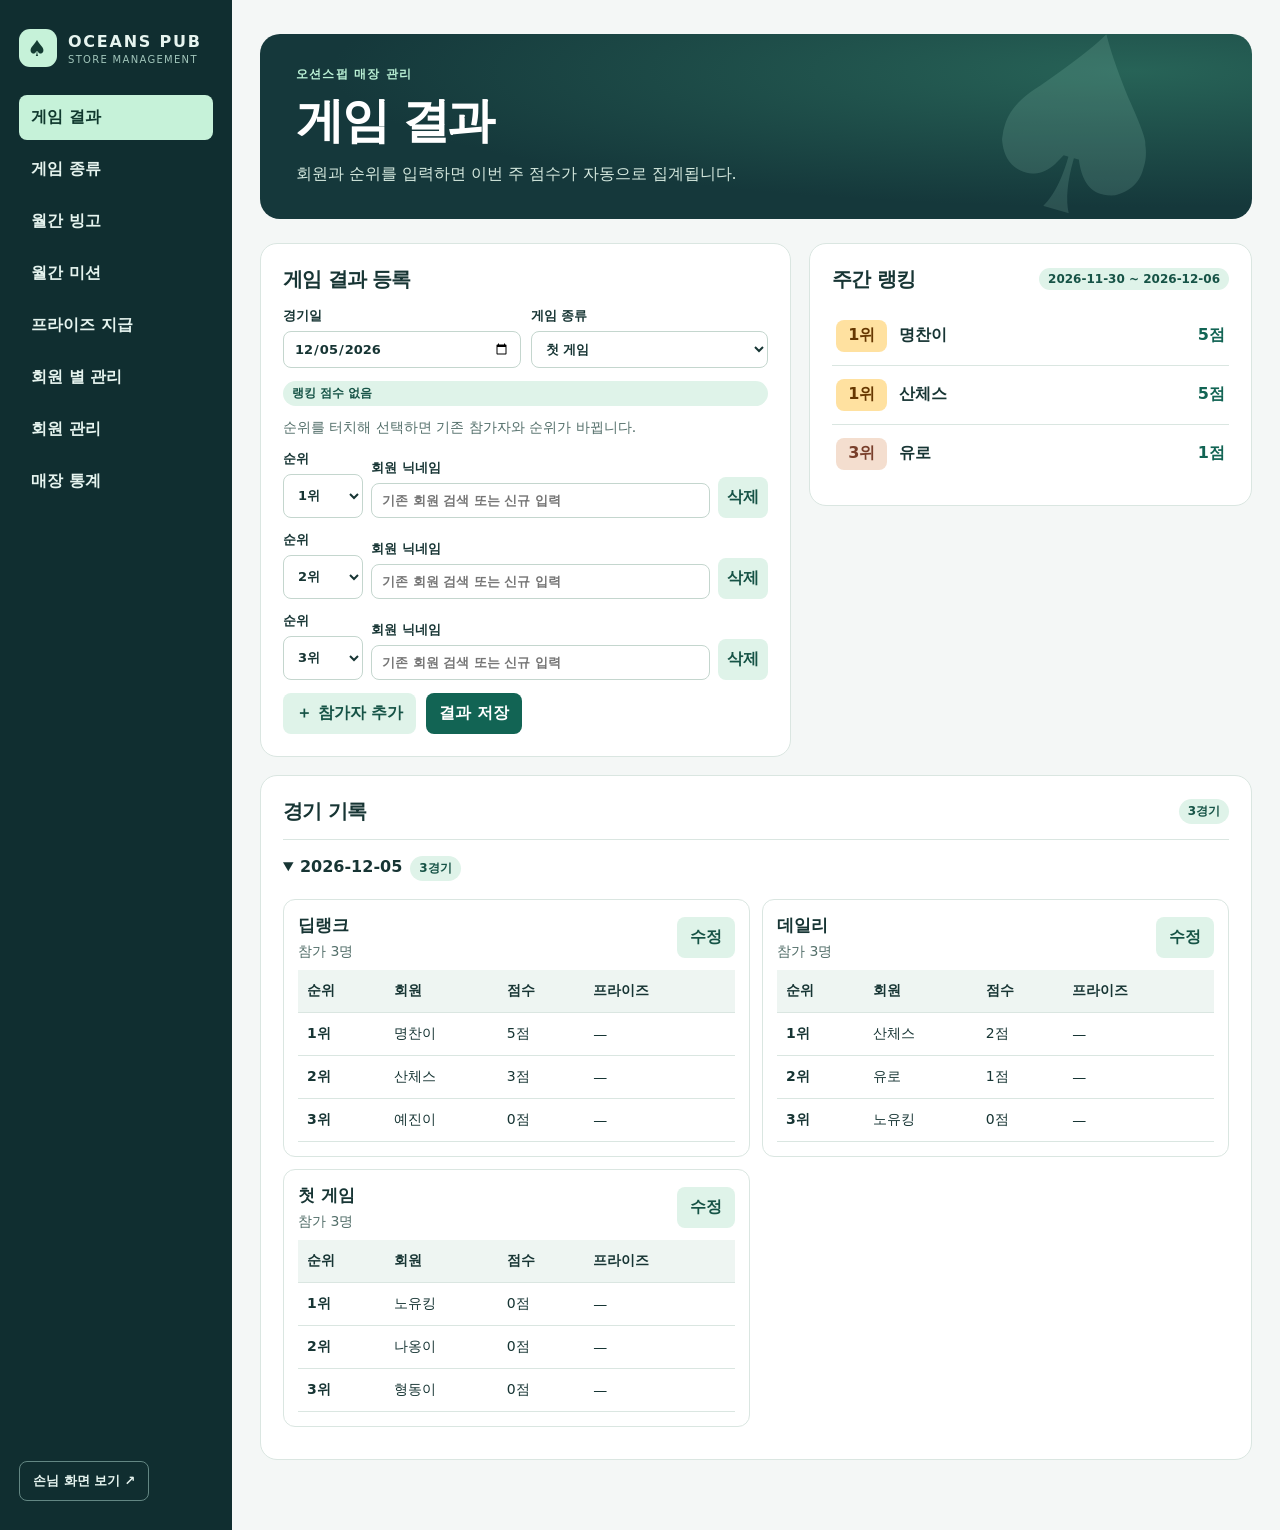
<file: admin.html>
<!doctype html>
<html lang="ko">
<head>
<meta charset="utf-8">
<meta name="viewport" content="width=device-width, initial-scale=1">
<title>오션스펍 · admin</title>
<link rel="stylesheet" href="styles.css?v=15">
<script defer src="ppt-sample.js?v=1"></script>
<script defer src="app.js?v=15"></script>
</head>
<body data-view="admin"><div id="app"></div></body>
</html>
</file>
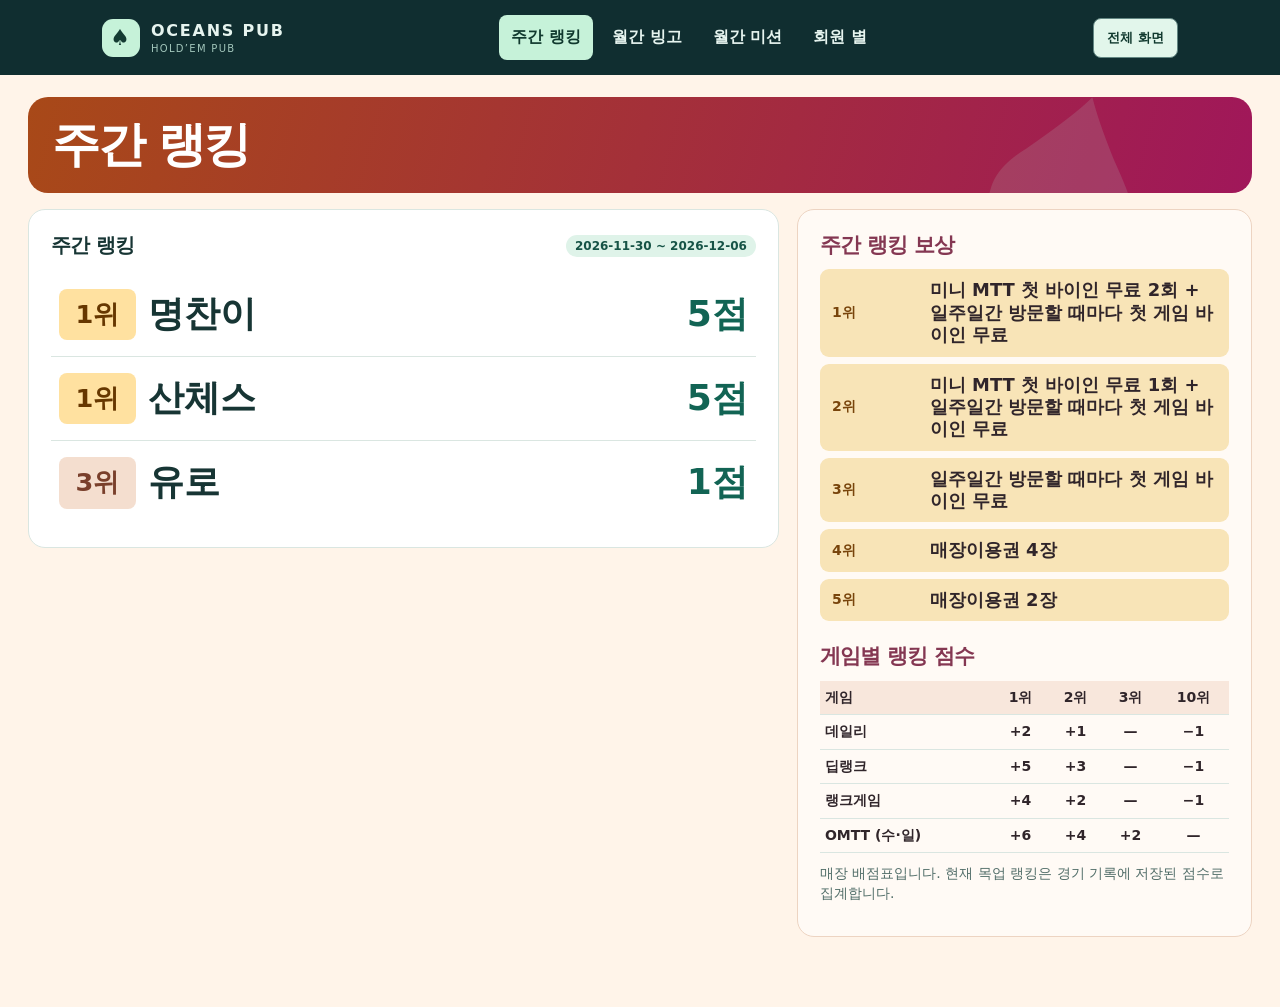
<file: guest.html>
<!doctype html>
<html lang="ko">
<head>
<meta charset="utf-8">
<meta name="viewport" content="width=device-width, initial-scale=1">
<title>오션스펍 · guest</title>
<link rel="stylesheet" href="styles.css?v=15">
<script defer src="ppt-sample.js?v=1"></script>
<script defer src="app.js?v=15"></script>
</head>
<body data-view="guest"><div id="app"></div></body>
</html>
</file>
<file: styles.css>
*{box-sizing:border-box}
:root{font-family:'Pretendard','Apple SD Gothic Neo',system-ui,sans-serif;color:#173534;background:#f4f7f6;--dark:#102e30;--green:#126454;--muted:#526e69;--line:#dae6e1;--mint:#dff3e9}
body{margin:0}a{color:inherit;text-decoration:none}button,input,select{font:inherit}button,a,input,select{border-radius:8px}button{cursor:pointer;border:0}button:focus-visible,a:focus-visible,input:focus-visible,select:focus-visible{outline:3px solid #e2ab4d;outline-offset:2px}
.shell{display:grid;grid-template-columns:232px minmax(0,1fr);min-height:100vh}.sidebar{background:var(--dark);color:#e6f4ef;padding:29px 19px;display:flex;flex-direction:column;gap:28px}.brand{display:flex;align-items:center;gap:11px;font-weight:850;letter-spacing:.11em;white-space:nowrap}.brand i{font-style:normal;background:#c6f2d9;color:#143b32;width:38px;height:38px;display:grid;place-items:center;border-radius:11px;font-size:22px}.brand small{display:block;font-weight:500;color:#a2c6bb;letter-spacing:.13em;font-size:10px;margin-top:3px}
nav{display:flex;gap:7px}.sidebar nav{flex-direction:column}nav button{padding:12px;text-align:left;color:inherit;background:transparent;font-weight:700;white-space:nowrap}nav button[aria-current=page]{background:#c6f2d9;color:#10392e}.switch{display:inline-block;padding:10px 13px;border:1px solid #638783;font-size:13px;font-weight:700;white-space:nowrap}.sidebar .switch{margin-top:auto;align-self:flex-start}.guestbar{background:var(--dark);color:#e6f4ef}.guestbar>div{max-width:1120px;margin:auto;padding:15px 22px;display:flex;gap:18px;align-items:center;justify-content:space-between;flex-wrap:wrap}
main{max-width:1120px;margin:0 auto;padding:34px 28px 52px;width:100%;min-width:0}.hero{position:relative;overflow:hidden;border-radius:20px;background:radial-gradient(ellipse at 88% 20%,#276357,transparent 65%),#15383b;color:#fff;padding:32px 36px;margin-bottom:24px}.hero:after{content:'♠';position:absolute;right:6%;top:-53px;font-size:250px;color:#bdf5df23;transform:rotate(16deg);pointer-events:none}.hero h1{position:relative;z-index:1;font-size:clamp(30px,5vw,48px);margin:4px 0 8px;letter-spacing:-.05em}.hero p{position:relative;z-index:1;color:#d5e9df;margin:0;line-height:1.6}.eyebrow{color:#baf1d5;font-size:12px;font-weight:800;letter-spacing:.10em;margin-bottom:6px}
.grid{display:grid;grid-template-columns:minmax(0,1.2fr) minmax(0,1fr);gap:18px;align-items:start}.panel{background:white;border:1px solid var(--line);border-radius:17px;padding:22px;margin-bottom:18px;min-width:0}.panel h2{font-size:20px;margin:0 0 15px;letter-spacing:-.04em}.panel p{line-height:1.55}.muted{color:var(--muted);font-size:14px}.stack{display:grid;gap:13px}.row{display:flex;align-items:center;gap:10px;flex-wrap:wrap}.row>*{min-width:0}.grow{flex:1}.field{display:grid;gap:6px;font-size:13px;font-weight:750}.field input,.field select,input.cell{width:100%;padding:9px 10px;border:1px solid #c4d6ce;background:#fff;color:#173534;min-width:0}.primary,.secondary{padding:10px 13px;font-weight:750}.primary{background:var(--green);color:white}.secondary{background:var(--mint);color:#165346}button:disabled{opacity:.5;cursor:default}.pill{display:inline-block;padding:4px 9px;border-radius:20px;background:var(--mint);color:#165346;font-size:12px;font-weight:750}.pill.gold{background:#fff0ca;color:#654715}.records{display:grid;gap:8px}.record{display:flex;justify-content:space-between;align-items:center;gap:8px;padding:11px 0;border-bottom:1px solid var(--line)}.record:last-child{border-bottom:0}.record small{display:block;margin-top:4px}.leader{display:grid;grid-template-columns:2.4rem 1fr auto;align-items:center;gap:12px;padding:13px 4px;border-bottom:1px solid var(--line)}.leader:last-child{border-bottom:0}.rank{width:32px;height:32px;display:grid;place-items:center;border-radius:50%;background:#eef4f1;font-weight:800}.leader:first-child .rank{background:#ffe8ad;color:#634705}.score{font-weight:800;color:var(--green)}.bingo{display:grid;grid-template-columns:repeat(3,minmax(0,1fr));gap:8px;margin:14px 0}.tile{display:grid;place-items:center;text-align:center;overflow-wrap:anywhere;min-height:85px;padding:8px;background:#f0f5f3;color:#3e5d56;border:1px solid var(--line);border-radius:10px;font-size:14px;font-weight:700}.tile.done{background:#c8eedb;color:#145442;border-color:#8dcdb0}.tile small{display:block}.stars{display:grid;grid-template-columns:repeat(10,1fr);gap:4px;margin:17px 0;color:#667d75;text-align:center;font-size:clamp(16px,3vw,25px)}.stars .on{color:#976300;background:#fff1c9;border-radius:6px}.status{color:var(--green);min-height:1.4em;margin:0;font-weight:700;font-size:14px}.status:empty{display:none}.result-row{display:grid;grid-template-columns:5rem 1fr auto;align-items:end;gap:8px}.result-row button{padding-inline:9px}.headrow{justify-content:space-between;margin-bottom:14px}.headrow h2{margin:0}
@media(max-width:780px){.shell{display:block}.sidebar{gap:12px;padding:14px}.sidebar nav{flex-direction:row;flex-wrap:wrap}.grid{grid-template-columns:1fr}main{padding:18px 14px}.hero{padding:24px}.guestbar>div{gap:10px}.guestbar nav{order:3;width:100%;flex-wrap:wrap}}
[hidden]{display:none!important}
.point-row{grid-template-columns:4rem minmax(0,8rem) auto;align-items:center;justify-content:start}
.point-row .pill{text-align:center}
.result-row select{min-height:44px}
.table-wrap{overflow:auto}
table{width:100%;border-collapse:collapse;text-align:left;white-space:nowrap;font-size:14px}
th,td{padding:12px 9px;border-bottom:1px solid var(--line)}
thead{background:#eef5f2}
.bingo-main{max-width:1500px}
.public-board{gap:12px}
.public-board .tile{display:flex;flex-direction:column;align-items:stretch;justify-content:flex-start;text-align:left;min-height:clamp(125px,24vh,245px);padding:clamp(9px,2vw,23px)}
.public-board strong{font-size:clamp(15px,2vw,30px);line-height:1.15}
.public-board ul{display:flex;flex-wrap:wrap;gap:6px;list-style:none;margin:14px 0 0;padding:0}
.public-board li{padding:5px 8px;border-radius:8px;background:white;color:#173534;font-size:clamp(12px,1.4vw,21px);overflow-wrap:anywhere;max-width:100%}
.public-board li.selected{background:#145442;color:#fff}
.public-board li.empty{background:transparent;color:#526e69;padding-inline:0;font-weight:500}
@media(max-width:480px){.public-board{gap:5px}.bingo-main .panel{padding:10px}.result-row{grid-template-columns:4rem minmax(0,1fr) auto}}
.star-ranking{list-style:none;margin:0;padding:0}
.star-ranking>li{display:grid;grid-template-columns:5rem minmax(0,1fr);align-items:start;gap:14px;border-bottom:1px solid var(--line);padding:10px 0}
.star-ranking>li:last-child{border-bottom:0}
.star-ranking .pill{text-align:center}
.star-members{display:flex;flex-wrap:wrap;gap:6px;align-items:center}
.star-members span{background:#eef5f2;border-radius:6px;padding:4px 9px;overflow-wrap:anywhere;max-width:100%;font-weight:700}
body[data-view=guest]{background:#eaf3ee}
body[data-view=guest] main{max-width:1500px;padding-top:22px}
body[data-view=guest] .hero{padding:16px 24px;margin-bottom:16px}
body[data-view=guest] .hero h1{margin:0;font-size:clamp(28px,4vw,48px)}
body[data-view=guest] .hero p,body[data-view=guest] .eyebrow{display:none}
body[data-view=guest] .leader{grid-template-columns:clamp(2.5rem,5vw,4rem) 1fr auto;padding:16px 8px;font-size:clamp(20px,3vw,36px)}
body[data-view=guest] .leader .rank{width:clamp(34px,4vw,55px);height:clamp(34px,4vw,55px)}
.fullscreen{background:#e2f6eb;color:#10392e}
.public-board .tile{min-height:clamp(110px,20vh,255px)}
.public-board strong{font-size:clamp(15px,2.5vw,36px)}
.public-board li{font-size:clamp(12px,1.65vw,25px)}
.star-ranking .pill,.star-members{font-size:clamp(14px,1.7vw,24px)}
.star-ranking>li{grid-template-columns:clamp(4rem,8vw,7rem) minmax(0,1fr);gap:10px}
@media(min-width:900px){
  .star-ranking{display:grid;grid-auto-flow:column;grid-template-columns:repeat(2,minmax(0,1fr));grid-template-rows:repeat(var(--rank-rows,10),auto);column-gap:24px}
  .star-ranking>li:last-child{border-bottom:0}
}
.star-form,.prize-form,.rank-pagination{margin-top:16px}
.prize-form{padding-top:14px;border-top:1px solid var(--line)}
.pill.deduction{background:#fee9e3;color:#813a26}
.stat-cards{display:grid;grid-template-columns:repeat(auto-fit,minmax(115px,1fr));gap:12px;margin-top:18px}
.stat-cards>div{background:#eef6f2;border:1px solid var(--line);border-radius:12px;padding:14px;color:var(--muted);font-weight:700}
.stat-cards strong{display:block;color:var(--dark);font-size:clamp(24px,4vw,36px);margin-top:5px}
.stats-grid{grid-template-columns:repeat(auto-fit,minmax(min(100%,320px),1fr))}
.bar-chart{list-style:none;margin:0;padding:0;display:grid;gap:9px;max-height:340px;overflow:auto}
.bar-chart li{display:grid;grid-template-columns:minmax(0,7rem) minmax(25px,1fr) auto;gap:8px;align-items:center;font-size:13px;overflow-wrap:anywhere}
.bar-track{background:#eaf2ed;height:12px;border-radius:8px;overflow:hidden}
.bar-track>span{display:block;height:100%;background:#287e69;border-radius:8px}
.prize-row{display:grid;grid-template-columns:auto repeat(3,minmax(0,1fr));gap:8px;align-items:end}
.prize-row .pill{align-self:end;margin-bottom:8px;white-space:nowrap}
.prize-row .field{font-size:12px}
.public-board ul,.star-members,.nickname-list{display:flex;flex-wrap:wrap;gap:4px;align-content:flex-start;align-items:center}
.public-board ul{margin-top:9px}
.public-board li,.star-members span,.nickname-list li{font-size:clamp(11px,1.05vw,16px);line-height:1.3;padding:3px 6px;border-radius:6px;overflow-wrap:anywhere;max-width:100%}
.public-board li{font-weight:650}
.star-ranking .star-members{font-size:clamp(11px,1.05vw,16px)}
.nickname-list{padding:0;margin:10px 0 0;list-style:none}
.nickname-list li{background:#eef5f2;display:inline-flex;align-items:center;gap:4px}
.nickname-remove{font-weight:750;padding:2px 5px}
.monthly-settings{margin-top:14px}
.mission-grid{display:grid;grid-template-columns:repeat(auto-fit,minmax(min(100%,240px),1fr));gap:12px}
.mission-card{margin-bottom:10px}
.public-board li.paid-nickname,.nickname-list li.paid-nickname,.paid-legend{background:#ffe8ac;color:#654200;font-weight:800;box-shadow:inset 0 0 0 1px #d8b35c}
.paid-legend{display:inline-block;padding:4px 9px;border-radius:8px;font-size:13px}
.history-date{border-top:1px solid var(--line);padding:10px 0}
.history-date summary{cursor:pointer;padding:6px 0}
.history-date summary .pill{margin-left:8px}
.history-games{display:grid;grid-template-columns:repeat(auto-fit,minmax(min(100%,330px),1fr));gap:12px;margin-top:12px}
.history-game{min-width:0;border:1px solid var(--line);border-radius:12px;padding:14px}
.history-game h3{margin:0 0 4px;font-size:17px}
.history-game .headrow{margin-bottom:9px}
.history-game td:last-child{white-space:normal;min-width:5rem}
[data-form=monthly-template] textarea{width:100%;resize:vertical;min-height:105px;padding:9px 10px;font:inherit;color:inherit;border:1px solid #c4d6ce;border-radius:8px}
.mission-tier-heading{font-size:15px;margin:12px 0 3px}
body[data-view=guest]{background:#fff4e9}
body[data-view=guest] .hero{background:linear-gradient(105deg,#a84918,#a0175a)}
.guest-display{display:grid;grid-template-columns:minmax(0,1.65fr) minmax(17rem,1fr);gap:18px;align-items:start}
.guest-display-bingo,.guest-display-monthly{grid-template-columns:minmax(0,2.5fr) minmax(16rem,1fr)}
.guest-live{min-width:0}
.guest-guide{background:#fffaf5;border-color:#edd4c2}
.guest-guide h2{color:#843752}
.guest-guide td,.guest-guide th{white-space:normal;overflow-wrap:anywhere}
.guest-guide th:first-child{min-width:5rem}
.guest-guide thead{background:#f8e7dc}
.guide-list{padding-left:1.3em;line-height:1.6}
.guide-reward{background:#ffe8b1;color:#61380d;padding:12px;border-radius:12px;line-height:1.55}
@media(max-width:950px){.guest-display,.guest-display-bingo,.guest-display-monthly{grid-template-columns:minmax(0,1fr)}}
@media(min-width:951px) and (max-width:1240px){
  .guest-display-stars .star-ranking{display:block}
}
.guest-guide{color:#30252a}
.guest-guide h2{font-size:clamp(21px,1.65vw,28px);line-height:1.2;margin:0 0 12px}
.guest-guide h2:not(:first-child){margin-top:22px}
.guide-rewards{display:grid;gap:7px;margin:0}
.guide-rewards>div{display:grid;grid-template-columns:minmax(5.5rem,max-content) minmax(0,1fr);align-items:center;gap:10px;padding:10px 12px;border-radius:9px;background:#f8e4b7}
.guide-rewards dt{font-weight:750;color:#78440b;font-size:14px}
.guide-rewards dd{margin:0;font-size:clamp(16px,1.4vw,23px);font-weight:850;line-height:1.25;overflow-wrap:anywhere}
.guest-guide .guide-callout,.guest-guide .guide-note{font-size:14px;line-height:1.45;margin:10px 0}
.guest-guide .guide-callout{border-left:3px solid #a84b70;background:#faeef2;padding:9px 11px}
.guide-rules{display:grid;grid-template-columns:max-content minmax(0,1fr);gap:9px 12px;margin:0;font-size:15px;line-height:1.42}
.guide-rules dt{font-weight:800;color:#843752}.guide-rules dd{margin:0}
.guest-guide th,.guest-guide td{padding:8px 5px;line-height:1.25}
.guest-guide th:not(:first-child),.guest-guide td{text-align:center}
.guest-guide td{font-weight:750;font-variant-numeric:tabular-nums}
@media(max-width:480px){
 .guest-guide{padding:14px}
 .guest-guide table{font-size:12px}
 .guest-guide th:first-child{min-width:4rem}
}
body[data-view=guest] .ppt-leader{font-size:clamp(16px,2vw,27px);padding-block:10px}
.ppt-leader strong{overflow-wrap:anywhere}
.sample-win-groups{display:grid;grid-template-columns:repeat(2,minmax(0,1fr));gap:8px;margin-top:10px}

body[data-view=guest].guest-fullscreen{width:100%;height:100vh;overflow:hidden}
.guest-fullscreen .guestbar>div{max-width:none;padding:8px 18px}
body[data-view=guest].guest-fullscreen main{
  width:var(--stage-width,100%);
  min-height:var(--stage-height,0);
  max-width:none;
  margin:0;
  padding:clamp(12px,1.5vh,20px) clamp(16px,1.7vw,32px);
  display:flex;
  flex-direction:column;
  transform:scale(var(--stage-scale,1));
  transform-origin:top left;
  --display-name-size:clamp(12px,1.05vw,17px);
  --display-name-gap:4px;
}
body[data-view=guest].guest-fullscreen main[data-density=compact]{--display-name-size:clamp(11px,.85vw,14px);--display-name-gap:3px}
body[data-view=guest].guest-fullscreen main[data-density=dense]{--display-name-size:clamp(10px,.7vw,12px);--display-name-gap:2px}
body[data-view=guest].guest-fullscreen .hero{padding:8px 16px;margin-bottom:8px;border-radius:12px}
body[data-view=guest].guest-fullscreen .hero h1{font-size:clamp(22px,2.9vw,44px)}
.guest-fullscreen .guest-display{flex:1;gap:clamp(12px,1.4vw,23px);align-items:stretch}
.guest-fullscreen .guest-live{display:flex;flex-direction:column}
.guest-fullscreen .guest-live>.panel{flex:1;display:flex;flex-direction:column}
.guest-fullscreen .guest-display .panel{padding:12px;margin:0}
.guest-fullscreen .guest-display .headrow{margin-bottom:8px}
.guest-fullscreen .public-board{flex:1;grid-template-rows:repeat(3,minmax(min-content,1fr));gap:clamp(7px,.8vw,13px);margin:10px 0}
.guest-fullscreen .public-board .tile{min-height:0;padding:7px}
.guest-fullscreen .public-board strong{font-size:clamp(15px,1.5vw,24px)}
.guest-fullscreen .mission-grid{flex:1;align-content:stretch;gap:clamp(8px,1vw,16px)}
.guest-fullscreen .public-board ul,.guest-fullscreen .nickname-list,.guest-fullscreen .star-members{gap:var(--display-name-gap);margin-top:5px}
.guest-fullscreen .public-board li,.guest-fullscreen .nickname-list li,.guest-fullscreen .star-members span{
  font-size:var(--display-name-size);line-height:1.15;padding:2px 4px
}
.guest-fullscreen .star-ranking{flex:1;align-content:stretch}
.guest-fullscreen .star-ranking>li{padding:4px 0;gap:5px}
.guest-fullscreen .star-ranking .pill{font-size:clamp(13px,1.3vw,21px)}
body[data-view=guest].guest-fullscreen .leader{flex:1;padding-block:5px;font-size:clamp(16px,2vw,29px)}
body[data-view=guest].guest-fullscreen main[data-density=dense] .leader strong{font-size:clamp(13px,1.35vw,21px)}
.guest-fullscreen .guest-guide h2{margin-bottom:7px}
.guest-fullscreen .guest-guide h2:not(:first-child){margin-top:12px}
.guest-fullscreen .guide-rewards>div{padding:6px 8px}
.guest-fullscreen .guest-guide th,.guest-fullscreen .guest-guide td{padding:5px 4px}
@media(min-width:950px){
  .guest-fullscreen .guest-display{grid-template-columns:minmax(0,2fr) minmax(16rem,1fr)}
  .guest-fullscreen .guest-display-bingo,.guest-fullscreen .guest-display-monthly{grid-template-columns:minmax(0,3fr) minmax(15rem,1fr)}
  .guest-fullscreen .guest-display-stars .star-ranking{display:grid}
}
.leader{grid-template-columns:3.2rem minmax(0,1fr) auto}
.leader .rank{width:auto;min-width:2.6rem;min-height:32px;height:auto;padding:3px 6px;border-radius:8px;white-space:nowrap;font-variant-numeric:tabular-nums}
.leader .rank[data-rank="1"]{background:#ffe1a0;color:#663700}
.leader .rank[data-rank="2"]{background:#e6edf5;color:#354861}
.leader .rank[data-rank="3"]{background:#f4decf;color:#793f2b}
body[data-view=guest] .leader{grid-template-columns:clamp(3.5rem,6vw,6rem) minmax(0,1fr) auto}
body[data-view=guest] .leader .rank{width:auto;height:auto;min-height:clamp(34px,4vw,55px);font-size:clamp(17px,2vw,29px)}
body[data-view=guest] .leader strong{overflow-wrap:anywhere}
</file>
